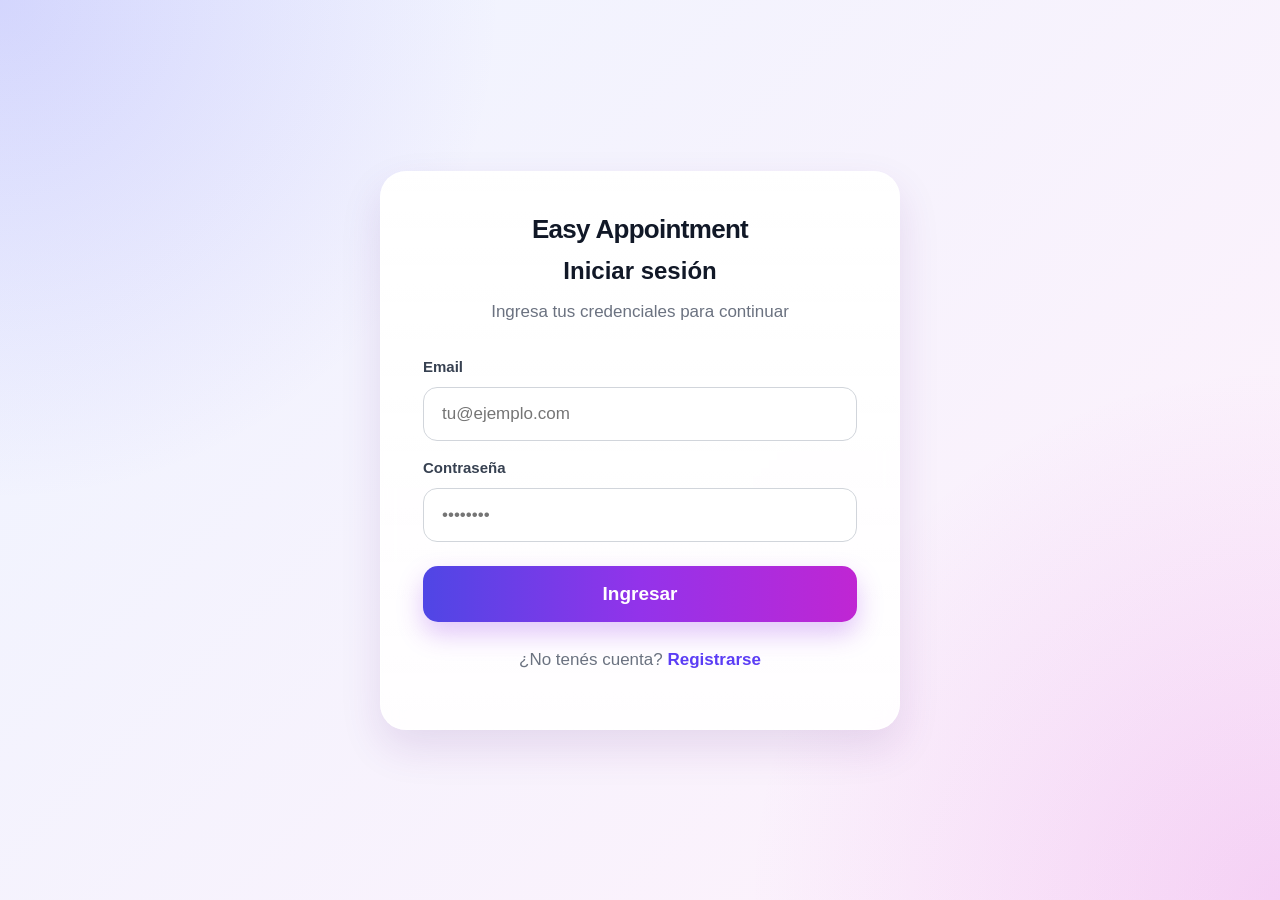
<file: src/main/resources/static/index.html>
<!DOCTYPE html>
<html lang="es">
<head>
    <meta charset="UTF-8">
    <meta name="viewport" content="width=device-width, initial-scale=1.0">
    <title>Login - Easy Appointment</title>
    <link rel="stylesheet" href="styles.css">
</head>
<body class="auth-page">

    <main class="auth-container">
        <section class="auth-card">
            <h1 class="brand-title">Easy Appointment</h1>
            <h2>Iniciar sesión</h2>
            <p class="auth-subtitle">Ingresa tus credenciales para continuar</p>

            <form id="loginForm" class="auth-form">
                <label for="loginEmail">Email</label>
                <input type="email" id="loginEmail" placeholder="tu@ejemplo.com" required>

                <label for="loginPassword">Contraseña</label>
                <input type="password" id="loginPassword" placeholder="••••••••" required>

                <p id="loginMessage" class="auth-message"></p>

                <button type="submit" class="primary-button">Ingresar</button>
            </form>

            <p class="auth-link">
                ¿No tenés cuenta?
                <a href="register.html">Registrarse</a>
            </p>
        </section>
    </main>

    <script src="auth.js"></script>
</body>
</html>
</file>
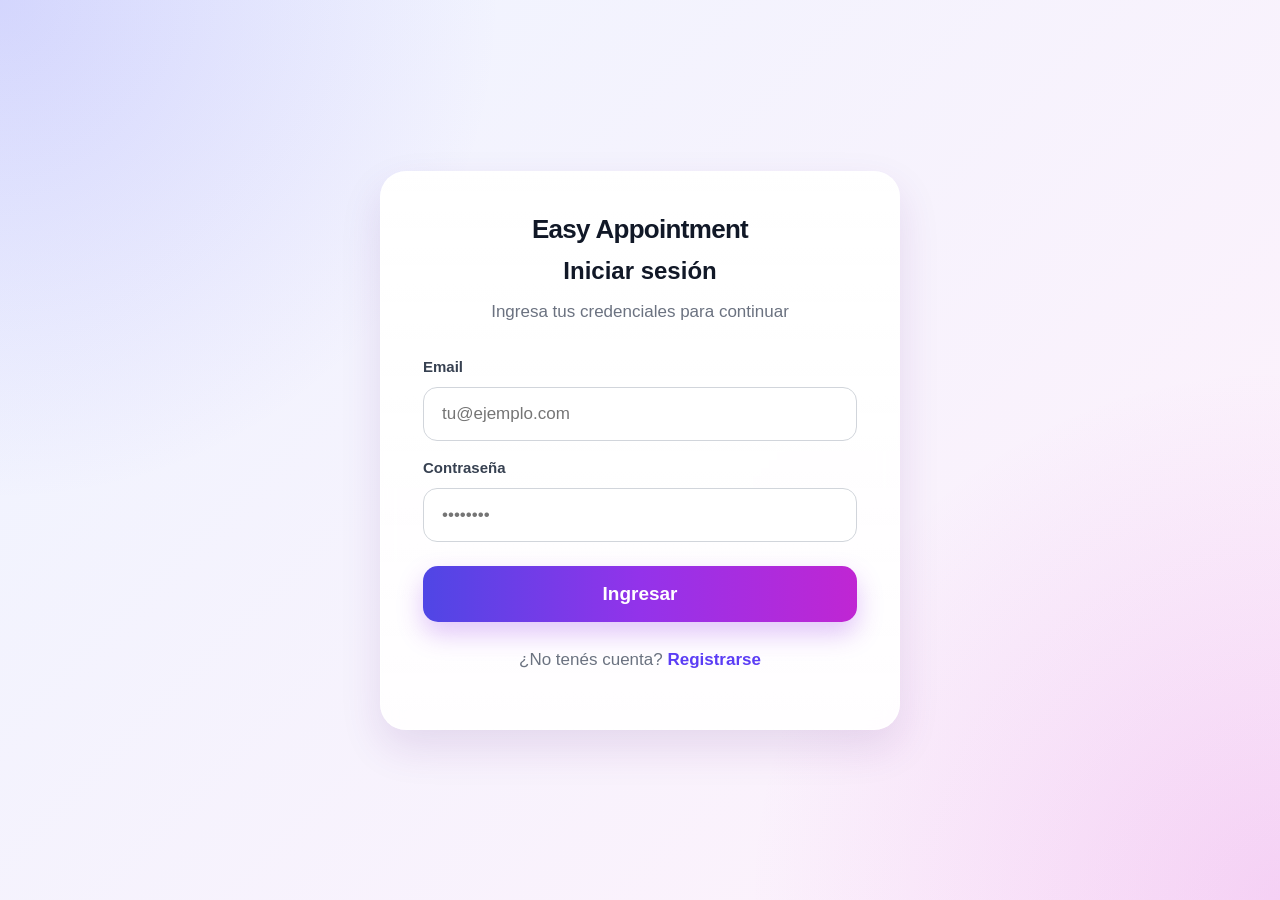
<file: src/main/resources/static/admin.html>
<!DOCTYPE html>
<html lang="es">
<head>
    <meta charset="UTF-8">
    <meta name="viewport" content="width=device-width, initial-scale=1.0">
    <title>Panel Administrador - Easy Appointment</title>
    <link rel="stylesheet" href="styles.css">
</head>
<body class="app-page admin-page">

    <header class="app-header admin-header">
        <div class="admin-header-content">
            <span class="admin-eyebrow">Panel de gestión</span>
            <h1>Panel Administrador</h1>
            <p id="welcomeMessage"></p>
            <p class="admin-header-subtitle">Gestioná servicios, profesionales y turnos desde un solo lugar.</p>
        </div>

        <button id="logoutButton" class="secondary-button">Cerrar sesión</button>
    </header>

    <main class="app-container admin-container">

        <section class="dashboard-grid">
            <article class="dashboard-card">
                <span class="dashboard-label">Servicios</span>
                <strong id="servicesCounter" class="dashboard-number">0</strong>
            </article>

            <article class="dashboard-card">
                <span class="dashboard-label">Profesionales</span>
                <strong id="professionalsCounter" class="dashboard-number">0</strong>
            </article>

            <article class="dashboard-card">
                <span class="dashboard-label">Turnos activos</span>
                <strong id="activeAppointmentsCounter" class="dashboard-number">0</strong>
            </article>

            <article class="dashboard-card">
                <span class="dashboard-label">Turnos cancelados</span>
                <strong id="cancelledAppointmentsCounter" class="dashboard-number">0</strong>
            </article>
        </section>

        <section class="admin-tabs">
            <button class="admin-section-tab active" data-target="servicesPanel" type="button">
                Gestión de servicios
            </button>

            <button class="admin-section-tab" data-target="professionalsPanel" type="button">
                Gestión de profesionales
            </button>

            <button class="admin-section-tab" data-target="appointmentsPanel" type="button">
                Agenda general
            </button>
        </section>

        <section id="servicesPanel" class="admin-section-panel active">
            <section class="page-title-row">
                <h2>Gestión de servicios</h2>
            </section>

            <section class="app-card">
                <form id="serviceForm" class="admin-form">
                    <div class="form-row">
                        <input type="text" id="serviceName" placeholder="Nombre del servicio" required>
                        <input type="number" id="serviceDuration" placeholder="Duración en minutos" min="1" required>
                        <input type="number" id="servicePrice" placeholder="Precio" min="0.01" step="0.01" required>
                        <button type="submit" class="primary-small-button">Crear servicio</button>
                    </div>
                </form>

                <p id="servicesMessage" class="form-message"></p>

                <ul id="servicesList" class="professionals-list"></ul>
            </section>
        </section>

        <section id="professionalsPanel" class="admin-section-panel">
            <section class="page-title-row">
                <h2>Gestión de profesionales</h2>
            </section>

            <section class="app-card">
                <form id="professionalForm" class="admin-form">
                    <div class="form-row">
                        <input type="text" id="professionalFirstName" placeholder="Nombre" required>
                        <input type="text" id="professionalLastName" placeholder="Apellido" required>
                        <button type="submit" class="primary-small-button">Crear profesional</button>
                    </div>
                </form>

                <p id="professionalsMessage" class="form-message"></p>

                <ul id="professionalsList" class="professionals-list"></ul>
            </section>
        </section>

        <section id="appointmentsPanel" class="admin-section-panel">
            <section class="page-title-row agenda-title-row">
                <h2>Agenda general</h2>
            </section>

            <section class="agenda-filters app-card">
                <div class="filter-group">
                    <label for="appointmentStatusFilter">Estado</label>
                    <select id="appointmentStatusFilter">
                        <option value="ALL">Todos</option>
                        <option value="ACTIVE">Activos</option>
                        <option value="CANCELLED">Cancelados</option>
                    </select>
                </div>

                <div class="filter-group">
                    <label for="appointmentProfessionalFilter">Profesional</label>
                    <select id="appointmentProfessionalFilter">
                        <option value="ALL">Todos</option>
                    </select>
                </div>

                <div class="filter-group">
                    <label for="appointmentServiceFilter">Servicio</label>
                    <select id="appointmentServiceFilter">
                        <option value="ALL">Todos</option>
                    </select>
                </div>

                <div class="filter-group">
                    <label for="appointmentDateFilter">Fecha</label>
                    <input type="date" id="appointmentDateFilter">
                </div>

                <div class="filter-group">
                    <label for="appointmentSearchInput">Buscar cliente</label>
                    <input type="text" id="appointmentSearchInput" placeholder="Nombre del cliente">
                </div>

                <button type="button" id="clearAppointmentFiltersButton" class="secondary-button">
                    Limpiar filtros
                </button>
            </section>

            <section class="app-card agenda-card">
                <p id="appointmentsMessage" class="form-message"></p>

                <div class="table-wrapper">
                    <table class="appointments-table">
                        <thead>
                            <tr>
                                <th>Fecha</th>
                                <th>Hora</th>
                                <th>Cliente</th>
                                <th>Servicio</th>
                                <th>Profesional</th>
                                <th>Estado</th>
                                <th>Acción</th>
                            </tr>
                        </thead>
                        <tbody id="appointmentsTableBody"></tbody>
                    </table>
                </div>
            </section>
        </section>

    </main>

    <script src="admin.js"></script>
</body>
</html>
</file>
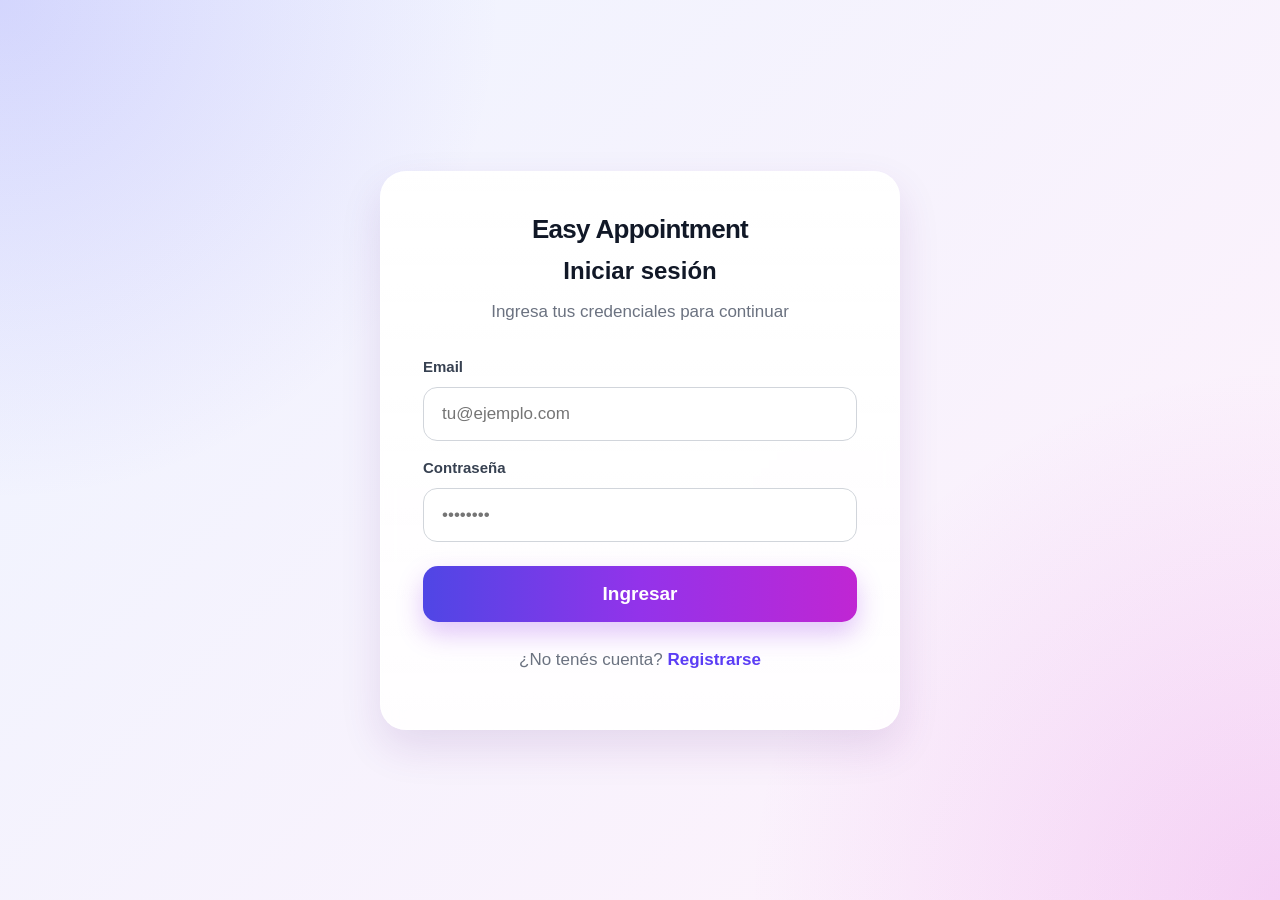
<file: src/main/resources/static/home.html>
<!DOCTYPE html>
<html lang="es">
<head>
    <meta charset="UTF-8">
    <meta name="viewport" content="width=device-width, initial-scale=1.0">
    <title>Easy Appointment - Cliente</title>
    <link rel="stylesheet" href="styles.css">
</head>
<body class="app-page">

    <header class="app-header">
        <div>
            <span class="header-badge">Panel del cliente</span>
            <h1>Easy Appointment</h1>
            <p id="welcomeMessage"></p>
            <p class="header-description">Reservá, consultá y gestioná tus turnos de manera simple.</p>
        </div>

        <button id="logoutButton" class="secondary-button">Cerrar sesión</button>
    </header>

    <main class="app-container">

        <section class="page-title-row">
            <h2>Reservar turno</h2>
        </section>

        <section class="app-card">
            <form id="appointmentForm" class="appointment-form">
                <div class="form-group">
                    <label for="appointmentService">Servicio</label>
                    <select id="appointmentService">
                        <option value="">Seleccione un servicio</option>
                    </select>
                </div>

                <div class="form-group">
                    <label for="appointmentProfessional">Profesional</label>
                    <select id="appointmentProfessional">
                        <option value="">Seleccione un profesional</option>
                    </select>
                </div>

                <div class="form-group">
                    <label for="appointmentDate">Fecha</label>
                    <input type="date" id="appointmentDate">
                </div>

                <div class="form-group">
                    <label for="appointmentTime">Hora</label>
                    <input type="time" id="appointmentTime">
                </div>

                <p id="appointmentMessage" class="form-message"></p>

                <button type="submit" id="appointmentSubmitButton" class="primary-button">
                    Reservar turno
                </button>

                <button type="button" id="cancelEditButton" class="secondary-button hidden">
                    Cancelar edición
                </button>
            </form>
        </section>

        <section class="page-title-row client-appointments-header">
            <h2>Mis turnos</h2>

            <div class="filter-group">
                <label for="clientAppointmentStatusFilter">Filtrar por estado</label>
                <select id="clientAppointmentStatusFilter">
                    <option value="ALL">Todos</option>
                    <option value="ACTIVE">Activos</option>
                    <option value="CANCELLED">Cancelados</option>
                </select>
            </div>
        </section>

        <section class="app-card">
            <p id="appointmentsMessage" class="form-message"></p>
            <ul id="appointmentsList" class="appointments-list"></ul>
        </section>

    </main>

    <script src="client.js"></script>
</body>
</html>
</file>
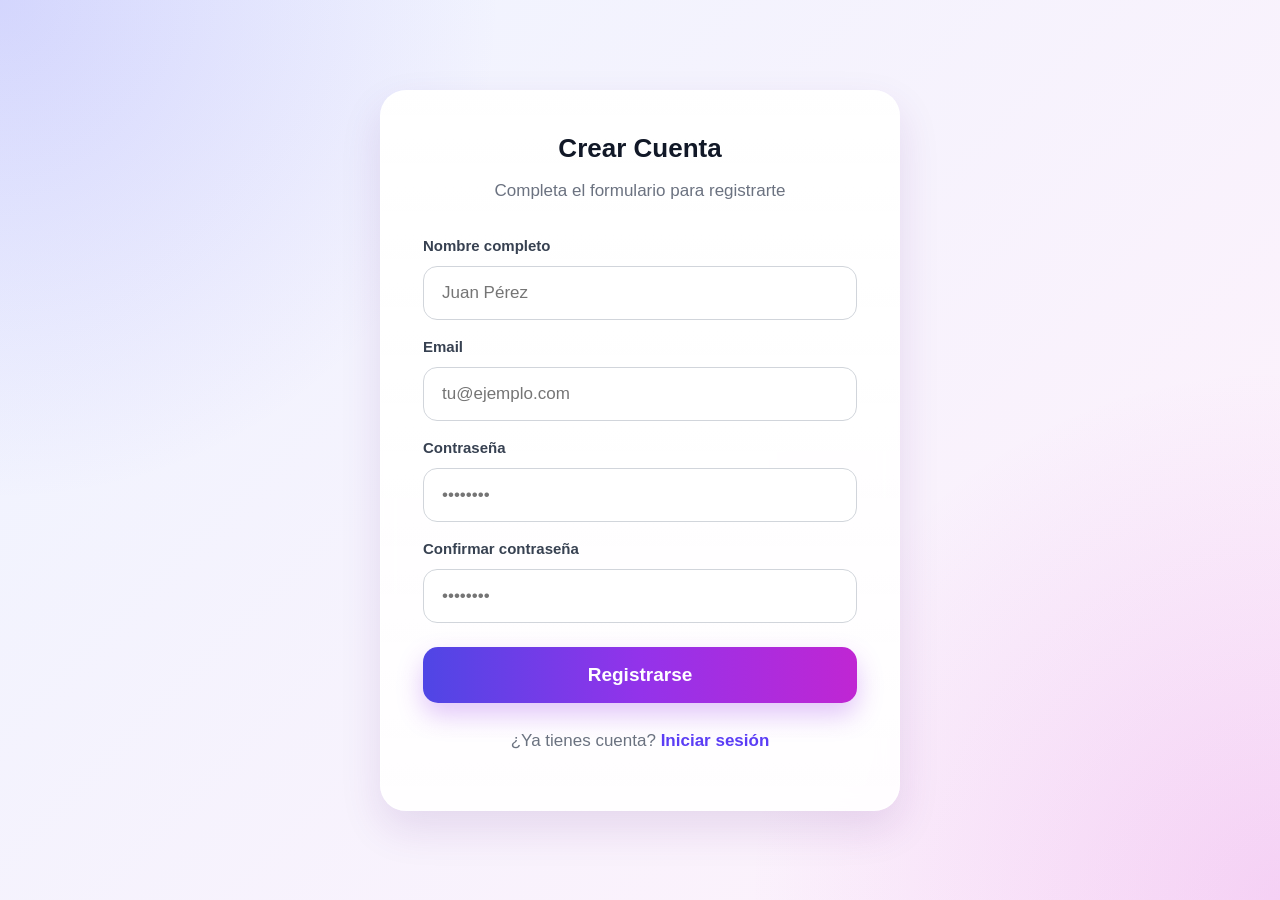
<file: src/main/resources/static/register.html>
<!DOCTYPE html>
<html lang="es">
<head>
    <meta charset="UTF-8">
    <meta name="viewport" content="width=device-width, initial-scale=1.0">
    <title>Registro - Easy Appointment</title>
    <link rel="stylesheet" href="styles.css">
</head>
<body class="auth-page">

    <main class="auth-container">
        <section class="auth-card">
            <h1>Crear Cuenta</h1>
            <p class="auth-subtitle">Completa el formulario para registrarte</p>

            <form id="registerForm" class="auth-form">
                <label for="registerName">Nombre completo</label>
                <input type="text" id="registerName" placeholder="Juan Pérez" required>

                <label for="registerEmail">Email</label>
                <input type="email" id="registerEmail" placeholder="tu@ejemplo.com" required>

                <label for="registerPassword">Contraseña</label>
                <input type="password" id="registerPassword" placeholder="••••••••" required>

                <label for="registerConfirmPassword">Confirmar contraseña</label>
                <input type="password" id="registerConfirmPassword" placeholder="••••••••" required>

                <p id="registerMessage" class="auth-message"></p>

                <button type="submit" class="primary-button">Registrarse</button>
            </form>

            <p class="auth-link">
                ¿Ya tienes cuenta?
                <a href="index.html">Iniciar sesión</a>
            </p>
        </section>
    </main>

    <script src="register.js"></script>
</body>
</html>
</file>
<file: src/main/resources/static/styles.css>
/* =========================
   GLOBAL SETTINGS
========================= */

:root {
    --color-primary: #5b4df5;
    --color-primary-dark: #4f46e5;
    --color-purple: #9333ea;
    --color-pink: #c026d3;

    --color-bg-left: #eef2ff;
    --color-bg-right: #fff1fb;

    --color-text: #111827;
    --color-muted: #6b7280;
    --color-border: #e5e7eb;
    --color-card: #ffffff;

    --color-success-bg: #dcfce7;
    --color-success-text: #16a34a;
    --color-success-border: #bbf7d0;

    --color-error-bg: #fee2e2;
    --color-error-text: #dc2626;
    --color-error-border: #fecaca;

    --shadow-soft: 0 14px 36px rgba(15, 23, 42, 0.08);
    --shadow-medium: 0 18px 42px rgba(88, 28, 135, 0.12);
    --radius-card: 22px;
    --radius-input: 14px;
    --gradient-main: linear-gradient(90deg, #4f46e5, #9333ea, #c026d3);
}

* {
    box-sizing: border-box;
}

html {
    scroll-behavior: smooth;
}

body {
    margin: 0;
    font-family: Arial, sans-serif;
    color: var(--color-text);
    background-color: #f8fafc;
}

button,
input,
select {
    font-family: inherit;
}

button {
    cursor: pointer;
}

/* =========================
   LOGIN / REGISTER
========================= */

.auth-page {
    min-height: 100vh;
    background:
        radial-gradient(circle at top left, rgba(91, 77, 245, 0.18), transparent 32%),
        radial-gradient(circle at bottom right, rgba(192, 38, 211, 0.16), transparent 34%),
        linear-gradient(135deg, #eef4ff, #fff1fb);
    display: flex;
    justify-content: center;
    align-items: center;
    padding: 24px;
}

.auth-container {
    width: 100%;
    max-width: 520px;
}

.auth-card {
    background:
        linear-gradient(180deg, rgba(255, 255, 255, 0.96), rgba(255, 255, 255, 0.90));
    border: 1px solid rgba(255, 255, 255, 0.7);
    border-radius: 26px;
    padding: 42px;
    box-shadow: var(--shadow-medium);
    backdrop-filter: blur(10px);
}

.brand-title {
    text-align: center;
    margin-top: 0;
    margin-bottom: 16px;
    font-size: 32px;
    font-weight: 900;
    letter-spacing: -0.7px;
    color: #111827;
}

.auth-card h1,
.auth-card h2 {
    text-align: center;
    margin-top: 0;
    margin-bottom: 12px;
    color: #111827;
}

.auth-card h1 {
    font-size: 26px;
    font-weight: 900;
}

.auth-card h2 {
    font-size: 24px;
    font-weight: 900;
}

.auth-subtitle {
    text-align: center;
    color: var(--color-muted);
    font-size: 17px;
    margin-bottom: 30px;
}

.auth-form {
    display: flex;
    flex-direction: column;
    gap: 12px;
}

.auth-form label {
    font-size: 15px;
    font-weight: 800;
    color: #374151;
    margin-top: 6px;
}

.auth-form input {
    width: 100%;
    padding: 16px 18px;
    border: 1px solid #d1d5db;
    border-radius: var(--radius-input);
    font-size: 17px;
    background-color: #ffffff;
    outline: none;
    transition: border-color 0.2s ease, box-shadow 0.2s ease, background-color 0.2s ease;
}

.auth-form input:focus {
    border-color: #8b5cf6;
    box-shadow: 0 0 0 4px rgba(139, 92, 246, 0.16);
    background-color: #ffffff;
}

.auth-link {
    text-align: center;
    margin-top: 28px;
    color: var(--color-muted);
    font-size: 17px;
}

.auth-link a {
    color: #5b3df5;
    font-weight: 900;
    text-decoration: none;
}

.auth-link a:hover {
    text-decoration: underline;
}

/* =========================
   GENERAL BUTTONS
========================= */

.primary-button {
    width: 100%;
    margin-top: 12px;
    padding: 17px;
    border: none;
    border-radius: 15px;
    background: var(--gradient-main);
    color: white;
    font-size: 19px;
    font-weight: 900;
    cursor: pointer;
    box-shadow: 0 12px 26px rgba(147, 51, 234, 0.28);
    transition: transform 0.2s ease, box-shadow 0.2s ease, opacity 0.2s ease;
}

.primary-button:hover {
    transform: translateY(-2px);
    box-shadow: 0 16px 34px rgba(147, 51, 234, 0.34);
    opacity: 0.96;
}

.primary-small-button {
    border: none;
    border-radius: 13px;
    padding: 13px 20px;
    background: var(--gradient-main);
    color: white;
    font-weight: 900;
    cursor: pointer;
    box-shadow: 0 10px 22px rgba(147, 51, 234, 0.24);
    transition: transform 0.2s ease, box-shadow 0.2s ease, opacity 0.2s ease;
    white-space: nowrap;
}

.primary-small-button:hover {
    transform: translateY(-2px);
    box-shadow: 0 14px 30px rgba(147, 51, 234, 0.30);
    opacity: 0.96;
}

.secondary-button {
    border: none;
    border-radius: 16px;
    padding: 14px 22px;
    background: #ffffff;
    color: #374151;
    font-weight: 900;
    cursor: pointer;
    box-shadow: 0 12px 30px rgba(15, 23, 42, 0.08);
    transition: transform 0.2s ease, box-shadow 0.2s ease, background 0.2s ease, color 0.2s ease;
}

.secondary-button:hover {
    transform: translateY(-2px);
    color: #ffffff;
    background: linear-gradient(90deg, #ef4444, #dc2626);
    box-shadow: 0 14px 30px rgba(220, 38, 38, 0.24);
}

/* =========================
   MESSAGES
========================= */

.auth-message,
.form-message {
    display: none;
    margin-top: 10px;
    padding: 14px 16px;
    border-radius: 14px;
    font-size: 15px;
    line-height: 1.4;
    font-weight: 800;
}

.auth-message.error,
.form-message.error {
    display: block;
    background-color: #fef2f2;
    border: 1px solid var(--color-error-border);
    color: var(--color-error-text);
}

.auth-message.success,
.form-message.success {
    display: block;
    background-color: #f0fdf4;
    border: 1px solid var(--color-success-border);
    color: var(--color-success-text);
}

.form-message.info {
    display: block;
    background-color: #eff6ff;
    border: 1px solid #bfdbfe;
    color: #2563eb;
}

/* =========================
   APP LAYOUT
========================= */

.app-page {
    min-height: 100vh;
    background:
        radial-gradient(circle at 18% 20%, rgba(91, 77, 245, 0.13), transparent 28%),
        radial-gradient(circle at 82% 28%, rgba(192, 38, 211, 0.12), transparent 30%),
        linear-gradient(135deg, var(--color-bg-left), var(--color-bg-right));
}

.app-header {
    min-height: 150px;
    display: flex;
    justify-content: space-between;
    align-items: center;
    padding: 34px 56px;
    background:
        radial-gradient(circle at top left, rgba(91, 77, 245, 0.13), transparent 32%),
        radial-gradient(circle at top right, rgba(236, 72, 153, 0.12), transparent 36%),
        rgba(255, 255, 255, 0.90);
    border-bottom: 1px solid rgba(226, 232, 240, 0.85);
    box-shadow: 0 8px 28px rgba(15, 23, 42, 0.04);
}

.app-header h1 {
    margin: 0;
    font-size: 36px;
    line-height: 1.1;
    font-weight: 900;
    letter-spacing: -0.8px;
    color: #111827;
}

.app-header p {
    margin: 10px 0 0;
    font-size: 18px;
    color: #4b5563;
    font-weight: 600;
}

.app-container {
    width: 100%;
    max-width: 1120px;
    margin: 0 auto;
    padding: 48px 24px 72px;
}

.app-card {
    background:
        linear-gradient(180deg, rgba(255, 255, 255, 0.98), rgba(255, 255, 255, 0.94));
    border: 1px solid rgba(226, 232, 240, 0.9);
    border-radius: var(--radius-card);
    padding: 28px;
    box-shadow: var(--shadow-soft);
    color: #111827;
}

.page-title-row {
    display: flex;
    align-items: center;
    justify-content: space-between;
    margin: 0 0 14px;
}

.page-title-row h2 {
    position: relative;
    margin: 0;
    padding-left: 18px;
    font-size: 28px;
    font-weight: 900;
    letter-spacing: -0.5px;
    color: #111827;
}

.page-title-row h2::before {
    content: "";
    position: absolute;
    left: 0;
    top: 4px;
    width: 5px;
    height: 28px;
    border-radius: 999px;
    background: var(--gradient-main);
}

/* =========================
   FORMS
========================= */

.appointment-form,
.admin-form {
    width: 100%;
}

.form-group {
    margin-bottom: 18px;
}

.form-group label {
    display: block;
    margin-bottom: 8px;
    color: #1f2937;
    font-size: 15px;
    font-weight: 900;
}

.form-group input,
.form-group select,
.form-row input,
.filter-group select {
    width: 100%;
    padding: 14px 16px;
    border: 1px solid #d1d5db;
    border-radius: 14px;
    background-color: #ffffff;
    color: #111827;
    font-size: 15px;
    font-weight: 600;
    outline: none;
    transition: border-color 0.2s ease, box-shadow 0.2s ease, background-color 0.2s ease;
}

.form-group input:focus,
.form-group select:focus,
.form-row input:focus,
.filter-group select:focus {
    border-color: #a855f7;
    box-shadow: 0 0 0 4px rgba(168, 85, 247, 0.16);
    background-color: #ffffff;
}

.form-row {
    display: grid;
    grid-template-columns: 1fr 1fr 1fr auto;
    gap: 14px;
    align-items: center;
    margin-bottom: 18px;
}

/* =========================
   ADMIN HEADER
========================= */

.admin-page .app-container,
.admin-container {
    max-width: 1280px;
}

.admin-header {
    min-height: 185px;
    background:
        radial-gradient(circle at top left, rgba(124, 58, 237, 0.16), transparent 34%),
        radial-gradient(circle at top right, rgba(236, 72, 153, 0.14), transparent 38%),
        linear-gradient(90deg, rgba(255,255,255,0.96), rgba(255,245,252,0.96));
}

.admin-header-content {
    display: flex;
    flex-direction: column;
    gap: 4px;
}

.admin-eyebrow {
    width: fit-content;
    padding: 7px 14px;
    border-radius: 999px;
    background-color: #f3e8ff;
    color: #7c3aed;
    font-size: 14px;
    font-weight: 900;
    letter-spacing: 0.2px;
}

.admin-header-subtitle {
    margin: 8px 0 0;
    color: #6b7280;
    font-size: 17px;
    font-weight: 600;
}

/* =========================
   ADMIN DASHBOARD
========================= */

.dashboard-grid {
    display: grid;
    grid-template-columns: repeat(4, 1fr);
    gap: 20px;
    margin-bottom: 32px;
}

.dashboard-card {
    position: relative;
    overflow: hidden;
    background:
        linear-gradient(180deg, #ffffff, #faf5ff);
    border: 1px solid rgba(226, 232, 240, 0.9);
    border-radius: 22px;
    padding: 24px;
    box-shadow: var(--shadow-soft);
    transition: transform 0.2s ease, box-shadow 0.2s ease;
}

.dashboard-card::after {
    content: "";
    position: absolute;
    right: -28px;
    top: -28px;
    width: 88px;
    height: 88px;
    border-radius: 999px;
    background: rgba(168, 85, 247, 0.10);
}

.dashboard-card:hover {
    transform: translateY(-4px);
    box-shadow: var(--shadow-medium);
}

.dashboard-label {
    display: block;
    color: #6b7280;
    font-size: 16px;
    font-weight: 900;
    margin-bottom: 10px;
}

.dashboard-number {
    display: block;
    font-size: 38px;
    line-height: 1;
    color: #111827;
    font-weight: 900;
    letter-spacing: -0.8px;
}

/* =========================
   ADMIN TABS / PANELS
========================= */

.admin-tabs {
    display: grid;
    grid-template-columns: repeat(3, 1fr);
    gap: 18px;
    margin-bottom: 28px;
}

.admin-section-tab {
    padding: 18px 20px;
    border: 1px solid rgba(226, 232, 240, 0.95);
    border-radius: 18px;
    background:
        linear-gradient(180deg, #ffffff, #fafafa);
    color: #1f2937;
    font-size: 17px;
    font-weight: 900;
    cursor: pointer;
    box-shadow: 0 10px 26px rgba(15, 23, 42, 0.06);
    transition: transform 0.2s ease, box-shadow 0.2s ease, border-color 0.2s ease, color 0.2s ease;
}

.admin-section-tab:hover {
    transform: translateY(-2px);
    border-color: rgba(168, 85, 247, 0.45);
    box-shadow: 0 14px 34px rgba(15, 23, 42, 0.10);
}

.admin-section-tab.active {
    color: #ffffff;
    border-color: transparent;
    background: var(--gradient-main);
    box-shadow: 0 16px 34px rgba(147, 51, 234, 0.27);
}

.admin-section-panel {
    display: none;
    animation: fadeInUp 0.25s ease;
}

.admin-section-panel.active {
    display: block;
}

@keyframes fadeInUp {
    from {
        opacity: 0;
        transform: translateY(8px);
    }

    to {
        opacity: 1;
        transform: translateY(0);
    }
}

/* =========================
   ADMIN LISTS
========================= */

.professionals-list {
    list-style: none;
    padding: 0;
    margin: 0;
}

.professionals-list li {
    display: flex;
    justify-content: space-between;
    align-items: center;
    gap: 16px;
    padding: 17px 18px;
    margin-bottom: 12px;
    border-radius: 16px;
    background:
        linear-gradient(180deg, #ffffff, #f9fafb);
    border: 1px solid rgba(209, 213, 219, 0.9);
    box-shadow: 0 6px 18px rgba(15, 23, 42, 0.04);
    transition: transform 0.2s ease, border-color 0.2s ease, box-shadow 0.2s ease;
}

.professionals-list li:hover {
    transform: translateY(-2px);
    border-color: rgba(168, 85, 247, 0.35);
    box-shadow: 0 10px 24px rgba(15, 23, 42, 0.08);
}

.professionals-list li span {
    font-size: 15px;
    font-weight: 800;
    color: #1f2937;
    letter-spacing: 0.1px;
}

/* =========================
   ICON ACTION BUTTONS
========================= */

.icon-action-button {
    position: relative;
    width: 42px;
    height: 42px;
    border: none;
    border-radius: 13px;
    display: inline-flex;
    align-items: center;
    justify-content: center;
    font-size: 17px;
    background-color: #f3f4f6;
    transition: transform 0.2s ease, box-shadow 0.2s ease, background-color 0.2s ease;
}

.icon-action-button:hover {
    transform: translateY(-2px);
}

.danger-icon-button {
    background-color: #fee2e2;
    color: #dc2626;
}

.danger-icon-button:hover {
    background-color: #fecaca;
    box-shadow: 0 8px 18px rgba(220, 38, 38, 0.18);
}

.icon-action-button::after {
    content: attr(data-tooltip);
    position: absolute;
    bottom: calc(100% + 8px);
    right: 0;
    padding: 6px 10px;
    border-radius: 10px;
    background-color: #111827;
    color: #ffffff;
    font-size: 12px;
    font-weight: 800;
    white-space: nowrap;
    opacity: 0;
    pointer-events: none;
    transform: translateY(4px);
    transition: opacity 0.2s ease, transform 0.2s ease;
}

.icon-action-button:hover::after {
    opacity: 1;
    transform: translateY(0);
}

/* =========================
   ADMIN AGENDA
========================= */

.agenda-header-row {
    gap: 18px;
}

.filter-group {
    display: flex;
    align-items: center;
    gap: 10px;
}

.filter-group label {
    color: #374151;
    font-weight: 900;
    font-size: 14px;
}

.filter-group select {
    min-width: 145px;
    padding: 11px 14px;
    border-radius: 14px;
    font-size: 14px;
}

.agenda-card {
    padding: 28px;
}

.table-wrapper {
    width: 100%;
    overflow-x: visible;
}

.appointments-table {
    width: 100%;
    border-collapse: collapse;
    min-width: 0;
    table-layout: auto;
    overflow: hidden;
    border-radius: 16px;
}

.appointments-table thead {
    background-color: #f8fafc;
}

.appointments-table th {
    padding: 14px 16px;
    color: #1f2937;
    font-size: 13px;
    font-weight: 900;
    text-transform: uppercase;
    letter-spacing: 0.6px;
    text-align: left;
    white-space: nowrap;
    border-bottom: 1px solid #e5e7eb;
}

.appointments-table td {
    padding: 14px 16px;
    color: #111827;
    font-size: 14px;
    font-weight: 700;
    border-bottom: 1px solid #e5e7eb;
    white-space: nowrap;
    vertical-align: middle;
}

.appointments-table tbody tr {
    transition: background-color 0.2s ease;
}

.appointments-table tbody tr:hover {
    background-color: #faf5ff;
}

.appointments-table td:nth-child(1),
.appointments-table td:nth-child(2) {
    color: #374151;
    font-weight: 900;
}

.appointments-table td button {
    border: none;
    border-radius: 12px;
    padding: 9px 14px;
    background-color: #fee2e2;
    color: #dc2626;
    font-weight: 900;
    cursor: pointer;
    transition: transform 0.2s ease, background-color 0.2s ease, box-shadow 0.2s ease;
}

.appointments-table td button:hover {
    transform: translateY(-2px);
    background-color: #fecaca;
    box-shadow: 0 8px 18px rgba(220, 38, 38, 0.18);
}

/* =========================
   STATUS BADGES
========================= */

.status {
    display: inline-flex;
    align-items: center;
    justify-content: center;
    width: fit-content;
    padding: 5px 11px;
    border-radius: 999px;
    font-size: 12px;
    font-weight: 900;
    text-transform: none;
    letter-spacing: 0.2px;
}

.status.active {
    background-color: var(--color-success-bg);
    color: var(--color-success-text);
}

.status.cancelled {
    background-color: var(--color-error-bg);
    color: var(--color-error-text);
}

.status.finished {
    background-color: #dbeafe;
    color: #2563eb;
}

/* =========================
   CLIENT HEADER
========================= */

.client-header {
    min-height: 185px;
    background:
        radial-gradient(circle at top left, rgba(79, 70, 229, 0.16), transparent 34%),
        radial-gradient(circle at top right, rgba(192, 38, 211, 0.13), transparent 38%),
        linear-gradient(90deg, rgba(255,255,255,0.96), rgba(255,245,252,0.96));
}

.client-header-content {
    display: flex;
    flex-direction: column;
    gap: 4px;
}

.client-eyebrow {
    width: fit-content;
    padding: 7px 14px;
    border-radius: 999px;
    background-color: #eef2ff;
    color: #4f46e5;
    font-size: 14px;
    font-weight: 900;
    letter-spacing: 0.2px;
}

.client-header-subtitle {
    margin: 8px 0 0;
    color: #6b7280;
    font-size: 17px;
    font-weight: 600;
}

/* =========================
   CLIENT RESERVATION
========================= */

.reservation-card {
    margin-bottom: 76px;
}

.reservation-card .form-group {
    margin-bottom: 24px;
}

.reservation-card .primary-button {
    margin-top: 34px;
}

/* =========================
   CLIENT APPOINTMENTS
========================= */

.client-appointments-header {
    display: flex;
    justify-content: space-between;
    align-items: center;
    gap: 16px;
    margin-top: 0;
    margin-bottom: 22px;
}

.client-appointments-header .filter-group {
    display: flex;
    flex-direction: row;
    align-items: center;
    gap: 14px;
}

.client-appointments-header .filter-group label {
    white-space: nowrap;
    min-width: max-content;
}

.client-appointments-header .filter-group select {
    min-width: 185px;
}

.appointments-list {
    list-style: none;
    padding: 0;
    margin: 0;
    display: grid;
    grid-template-columns: repeat(auto-fit, minmax(330px, 1fr));
    gap: 18px;
}

.appointment-item {
    display: flex;
    flex-direction: column;
    justify-content: space-between;
    gap: 16px;
    padding: 20px;
    border-radius: 20px;
    background:
        linear-gradient(180deg, #ffffff, #f9fafb);
    border: 1px solid rgba(209, 213, 219, 0.9);
    box-shadow: 0 8px 22px rgba(15, 23, 42, 0.05);
    transition: transform 0.2s ease, box-shadow 0.2s ease, border-color 0.2s ease, opacity 0.2s ease;
}

.appointment-item:hover {
    transform: translateY(-3px);
    border-color: rgba(168, 85, 247, 0.35);
    box-shadow: 0 14px 30px rgba(15, 23, 42, 0.10);
}

.appointment-cancelled {
    opacity: 0.84;
}

.appointment-cancelled:hover {
    opacity: 1;
}

.appointment-info {
    width: 100%;
}

.appointment-card-header {
    display: flex;
    justify-content: space-between;
    align-items: flex-start;
    gap: 14px;
    margin-bottom: 16px;
}

.appointment-service-name {
    display: block;
    color: #111827;
    font-size: 18px;
    font-weight: 900;
    letter-spacing: -0.2px;
}

.appointment-professional-name {
    margin: 5px 0 0;
    color: #4b5563;
    font-size: 14px;
    font-weight: 800;
}

.appointment-details-grid {
    display: grid;
    grid-template-columns: repeat(2, 1fr);
    gap: 12px;
}

.appointment-detail {
    padding: 13px;
    border-radius: 15px;
    background-color: #ffffff;
    border: 1px solid #e5e7eb;
}

.appointment-detail span {
    display: block;
    margin-bottom: 5px;
    color: #6b7280;
    font-size: 12px;
    font-weight: 900;
    text-transform: uppercase;
    letter-spacing: 0.5px;
}

.appointment-detail strong {
    color: #111827;
    font-size: 15px;
    font-weight: 900;
}

.appointment-actions {
    display: flex;
    justify-content: flex-end;
}

.cancel-appointment-button {
    border: none;
    border-radius: 13px;
    padding: 10px 16px;
    background-color: #fee2e2;
    color: #dc2626;
    font-weight: 900;
    cursor: pointer;
    transition: transform 0.2s ease, box-shadow 0.2s ease, background-color 0.2s ease;
}

.cancel-appointment-button:hover {
    transform: translateY(-2px);
    background-color: #fecaca;
    box-shadow: 0 8px 18px rgba(220, 38, 38, 0.18);
}

/* =========================
   EMPTY APPOINTMENTS
========================= */

.appointments-list .empty-appointments {
    grid-column: 1 / -1;
    display: flex;
    flex-direction: column;
    align-items: center;
    justify-content: center;

    min-height: 180px;
    padding: 34px 24px;
    border-radius: 22px;

    background:
        linear-gradient(180deg, #ffffff, #faf5ff);
    border: 1px dashed #c4b5fd;
    box-shadow: 0 8px 22px rgba(15, 23, 42, 0.05);

    text-align: center;
}

.empty-icon {
    width: 48px;
    height: 48px;
    margin-bottom: 12px;

    display: flex;
    align-items: center;
    justify-content: center;

    border-radius: 999px;
    background-color: #f3e8ff;
    font-size: 23px;
}

.appointments-list .empty-appointments strong {
    display: block;
    margin-bottom: 6px;
    color: #111827;
    font-size: 19px;
    font-weight: 900;
}

.appointments-list .empty-appointments span {
    display: block;
    max-width: 420px;
    color: #6b7280;
    font-size: 14px;
    font-weight: 700;
}

/* =========================
   RESPONSIVE
========================= */

@media (max-width: 1100px) {
    .dashboard-grid {
        grid-template-columns: repeat(2, 1fr);
    }

    .form-row {
        grid-template-columns: 1fr 1fr;
    }

    .form-row button {
        grid-column: 1 / -1;
    }
}

@media (max-width: 900px) {
    .app-header {
        padding: 28px 24px;
        flex-direction: column;
        align-items: flex-start;
        gap: 18px;
    }

    .app-header h1 {
        font-size: 30px;
    }

    .admin-tabs {
        grid-template-columns: 1fr;
    }

    .table-wrapper {
        overflow-x: auto;
    }

    .appointments-table {
        min-width: 850px;
    }
}

@media (max-width: 700px) {
    .auth-card {
        padding: 30px 22px;
    }

    .brand-title {
        font-size: 28px;
    }

    .app-container {
        padding: 34px 16px 56px;
    }

    .app-card {
        padding: 22px;
    }

    .dashboard-grid {
        grid-template-columns: 1fr;
    }

    .form-row {
        grid-template-columns: 1fr;
    }

    .page-title-row,
    .client-appointments-header,
    .agenda-header-row {
        flex-direction: column;
        align-items: flex-start;
        gap: 14px;
    }

    .filter-group {
        width: 100%;
        flex-direction: column;
        align-items: flex-start;
    }

    .filter-group select {
        width: 100%;
    }

    .client-appointments-header .filter-group {
        width: 100%;
        flex-direction: column;
        align-items: flex-start;
    }

    .client-appointments-header .filter-group select {
        width: 100%;
        min-width: 0;
    }

    .reservation-card {
        margin-bottom: 52px;
    }

    .appointments-list {
        grid-template-columns: 1fr;
    }

    .appointment-card-header {
        flex-direction: column;
    }

    .appointment-details-grid {
        grid-template-columns: 1fr;
    }

    .appointment-actions {
        justify-content: stretch;
    }

    .cancel-appointment-button {
        width: 100%;
    }
}

.agenda-header-row .filter-group label {
    white-space: nowrap;
}

/* =========================
   CLIENT APPOINTMENT CARDS COMPACT FIX
========================= */

.appointments-list {
    display: flex;
    flex-wrap: wrap;
    justify-content: center;
    gap: 24px;
}

.appointment-item {
    width: 100%;
    max-width: 430px;
    min-height: auto;
    padding: 22px;
}

.appointment-card-header {
    margin-bottom: 18px;
}

.appointment-details-grid {
    grid-template-columns: repeat(2, 1fr);
    gap: 12px;
}

.appointment-detail {
    padding: 14px 16px;
}

.appointment-actions {
    justify-content: center;
    margin-top: 8px;
}

.cancel-appointment-button {
    width: 100%;
    max-width: 210px;
    padding: 12px 16px;
}

.appointments-list .empty-appointments {
    width: 100%;
    max-width: none;
}

.hidden {
    display: none !important;
}

#cancelEditButton {
    width: 100%;
    margin-top: 14px;
}

/* =========================
   EDIT / RESCHEDULE BUTTON
========================= */

.edit-appointment-button {
    width: 100%;
    max-width: 210px;
    border: none;
    border-radius: 13px;
    padding: 12px 16px;
    background: linear-gradient(135deg, #5b4df0, #c026d3);
    color: #ffffff;
    font-weight: 900;
    cursor: pointer;
    box-shadow: 0 10px 22px rgba(124, 58, 237, 0.22);
    transition: transform 0.2s ease, box-shadow 0.2s ease, opacity 0.2s ease;
}

.edit-appointment-button:hover {
    transform: translateY(-2px);
    box-shadow: 0 14px 30px rgba(124, 58, 237, 0.28);
    opacity: 0.96;
}

.appointment-actions {
    display: flex;
    justify-content: center;
    align-items: center;
    gap: 12px;
    flex-wrap: wrap;
    margin-top: 12px;
}

@media (max-width: 700px) {
    .edit-appointment-button,
    .cancel-appointment-button {
        width: 100%;
        max-width: none;
    }
}

/* =========================
   ADMIN AGENDA FILTERS FIX
========================= */

.agenda-title-row {
    margin-top: 24px;
    margin-bottom: 18px;
}

.agenda-filters {
    display: grid;
    grid-template-columns: repeat(5, minmax(150px, 1fr)) auto;
    gap: 16px;
    align-items: end;
    margin-bottom: 22px;
    padding: 22px;
}

.agenda-filters .filter-group {
    width: 100%;
    display: flex;
    flex-direction: column;
    align-items: flex-start;
    gap: 8px;
}

.agenda-filters .filter-group label {
    font-size: 13px;
    font-weight: 900;
    color: #374151;
}

.agenda-filters select,
.agenda-filters input {
    width: 100%;
    min-height: 46px;
    padding: 12px 14px;
    border: 1px solid #d1d5db;
    border-radius: 14px;
    background-color: #ffffff;
    color: #111827;
    font-size: 14px;
    font-weight: 700;
    outline: none;
}

.agenda-filters select:focus,
.agenda-filters input:focus {
    border-color: #a855f7;
    box-shadow: 0 0 0 4px rgba(168, 85, 247, 0.16);
}

.agenda-filters .secondary-button {
    min-height: 46px;
    padding: 12px 18px;
    white-space: nowrap;
}

.agenda-card {
    margin-top: 0;
}

@media (max-width: 1100px) {
    .agenda-filters {
        grid-template-columns: repeat(3, 1fr);
    }

    .agenda-filters .secondary-button {
        width: 100%;
    }
}

@media (max-width: 700px) {
    .agenda-filters {
        grid-template-columns: 1fr;
    }
}
</file>
